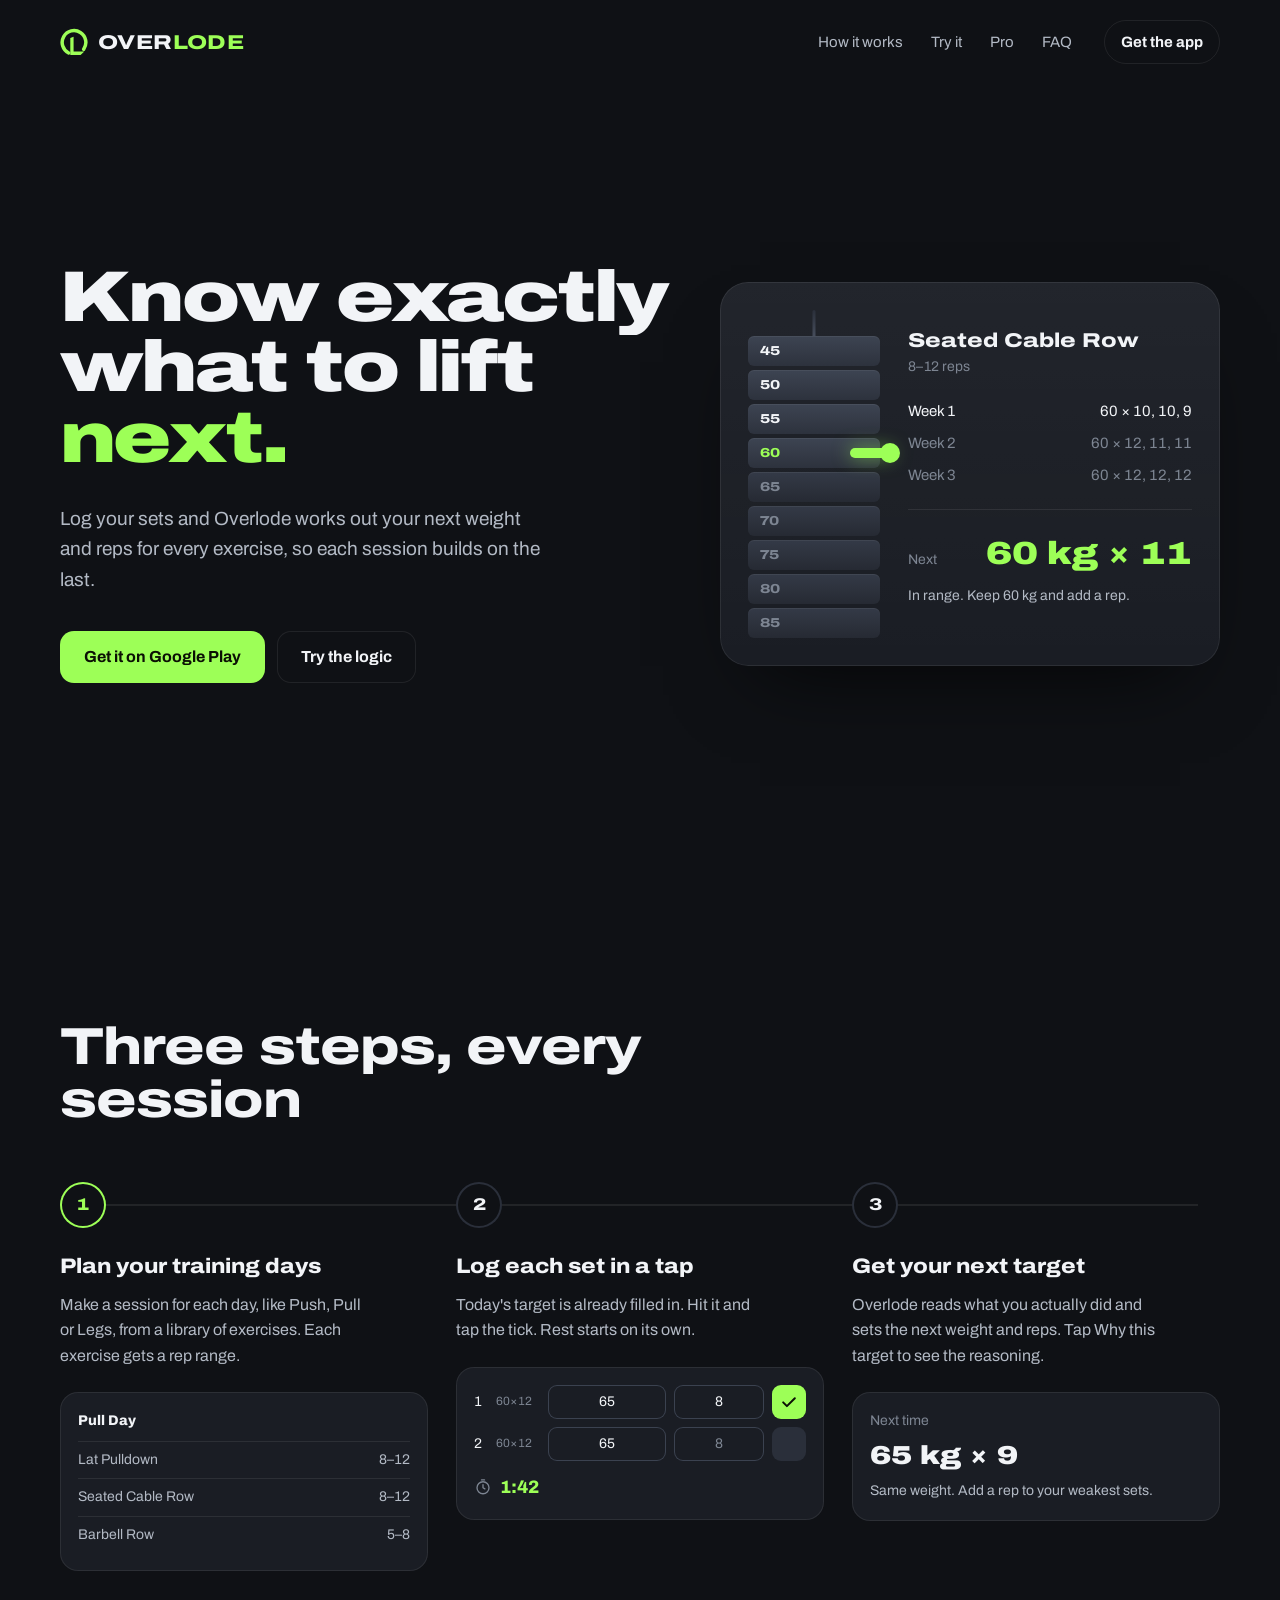
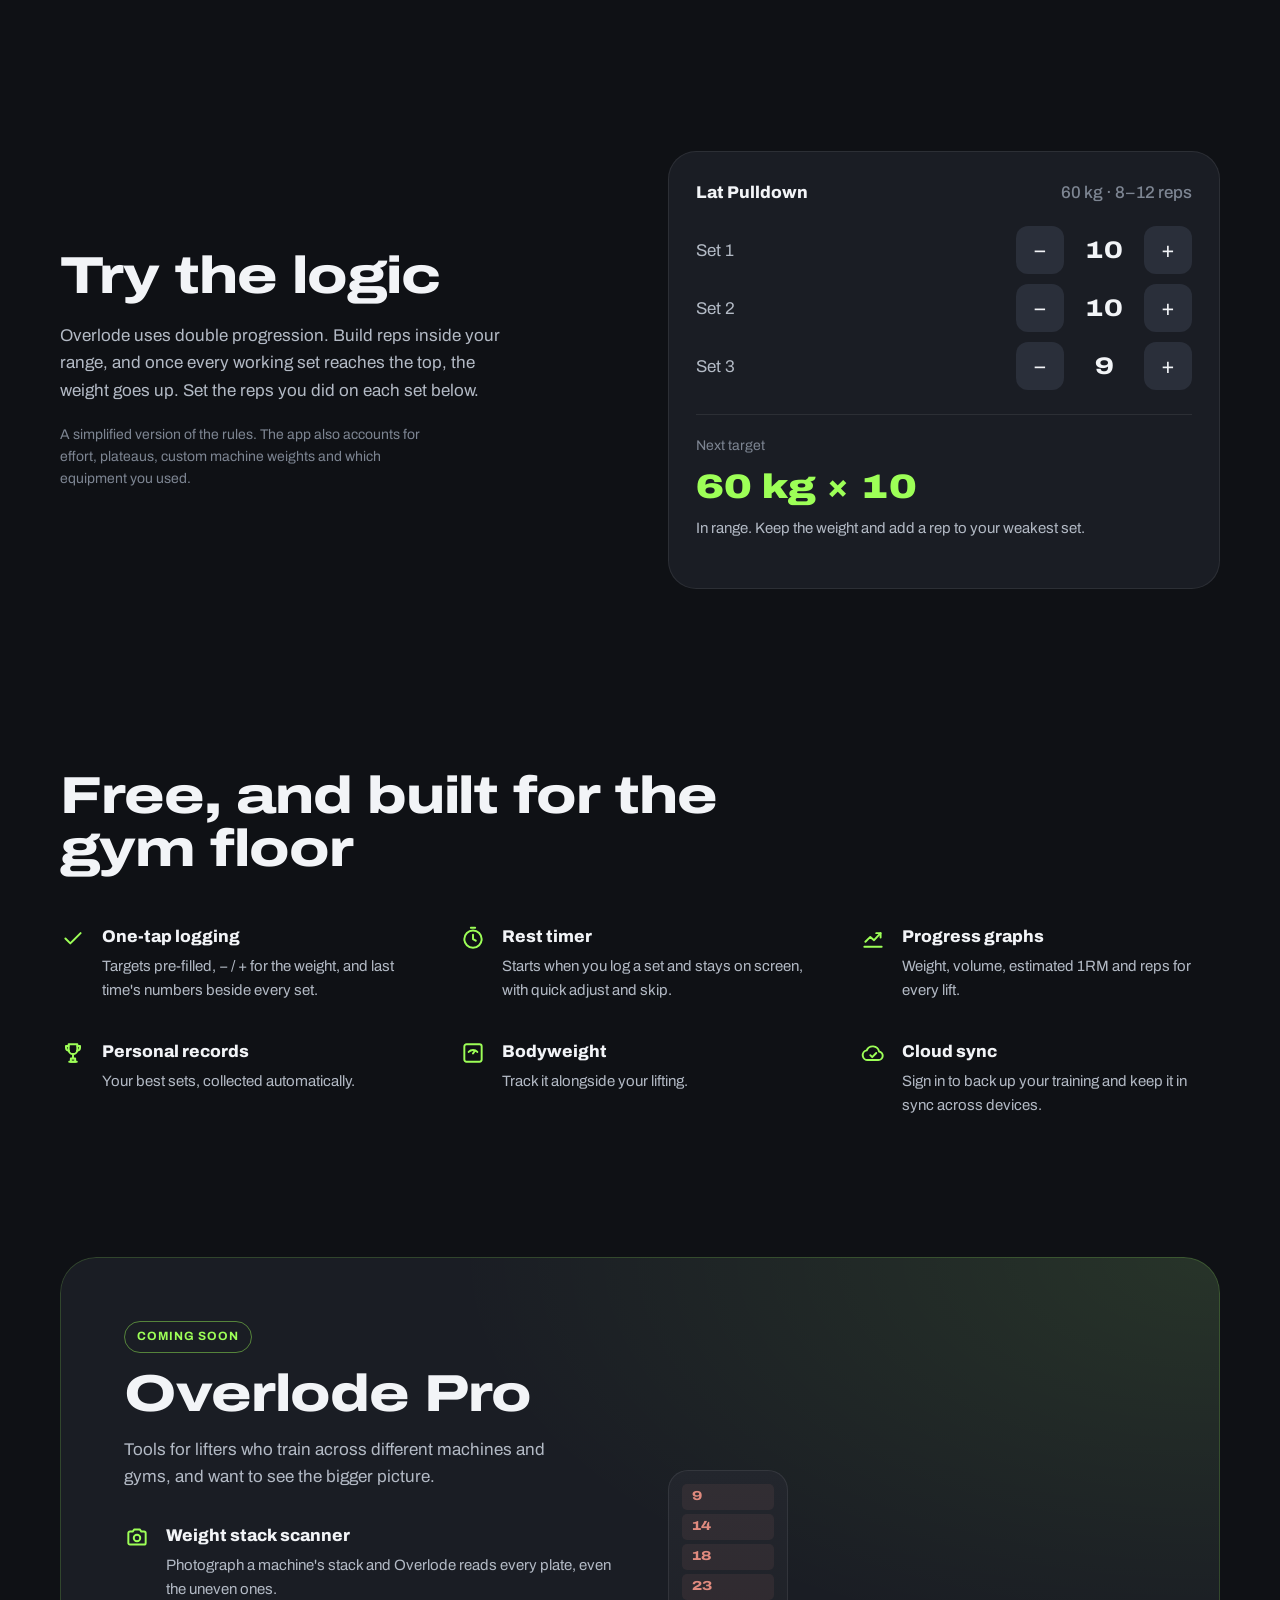
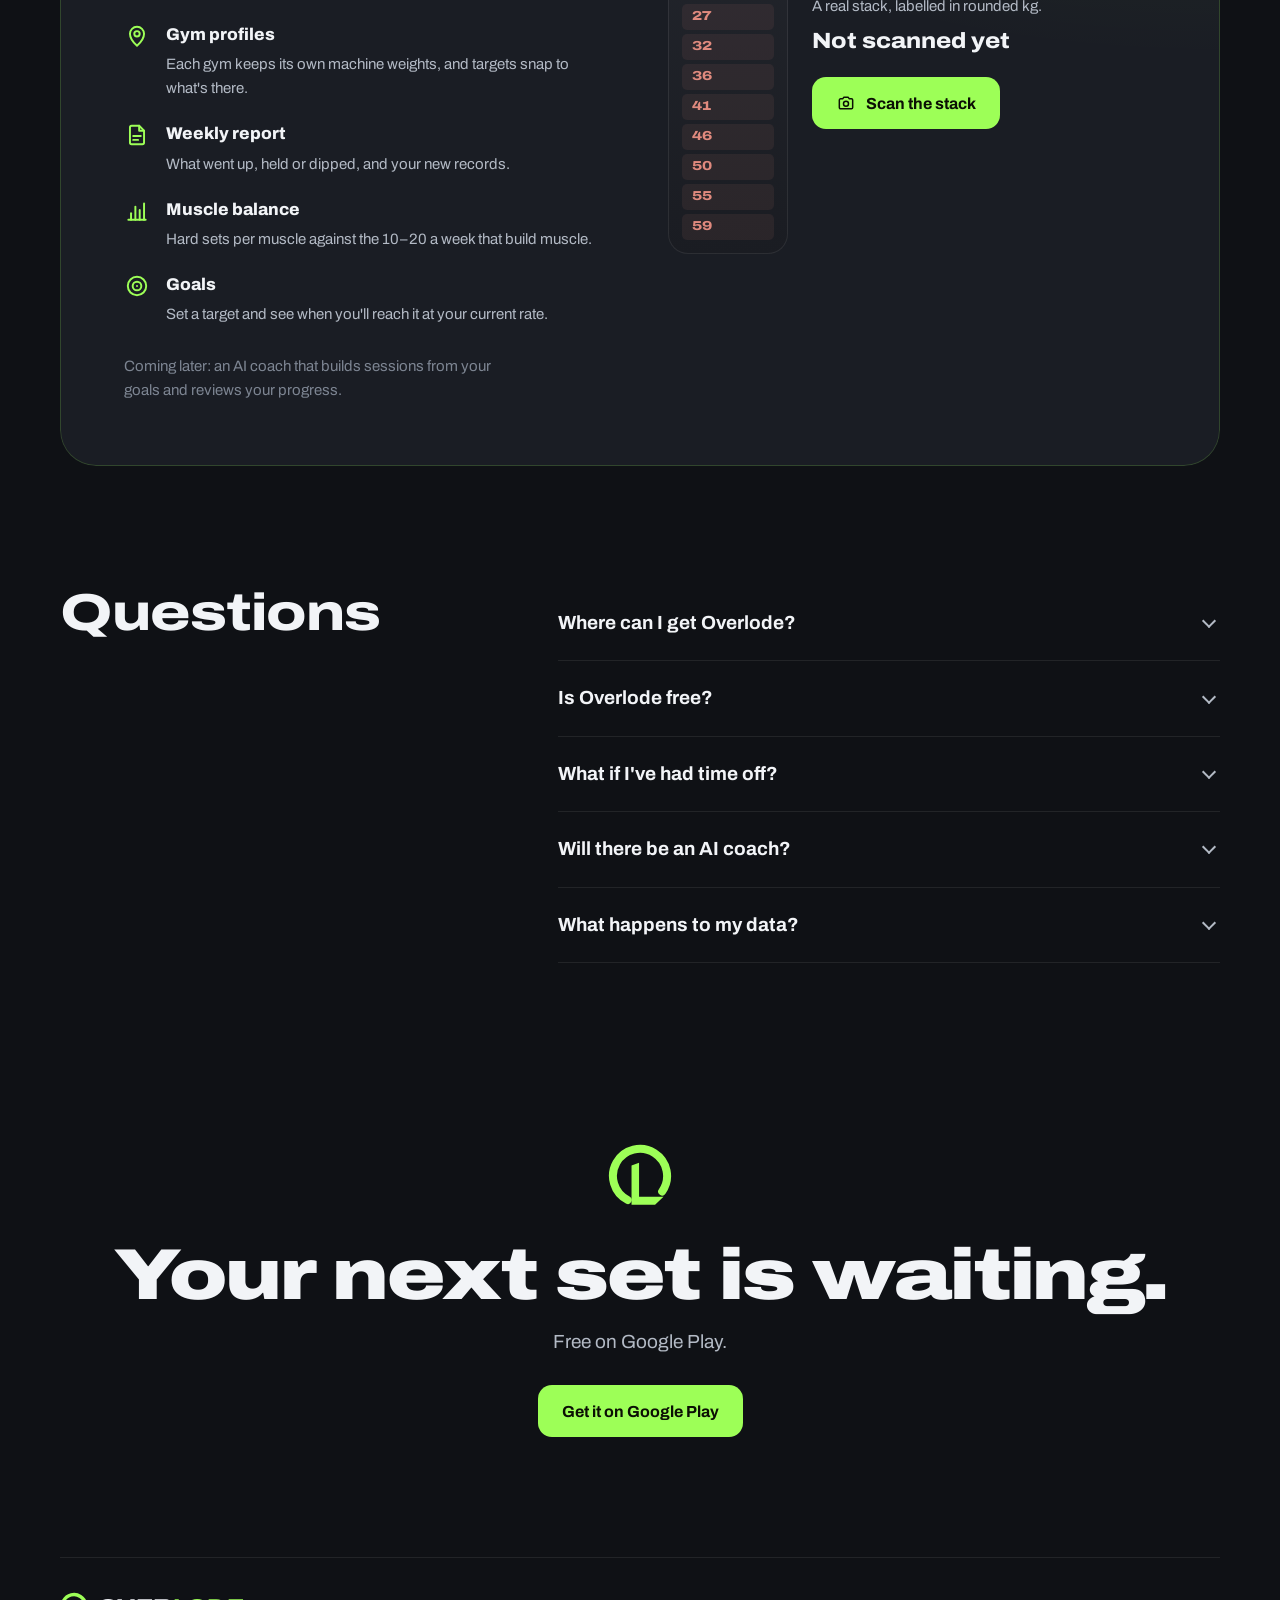
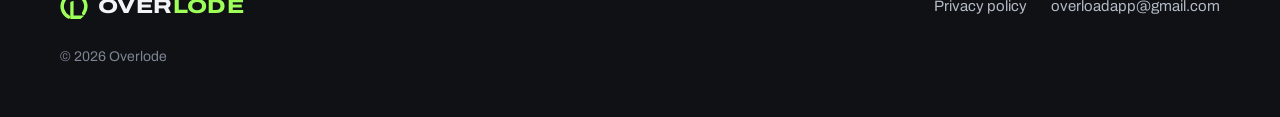
<file: index.html>
<!DOCTYPE html>
<html lang="en">
<head>
  <meta charset="UTF-8" />
  <meta name="viewport" content="width=device-width, initial-scale=1.0" />
  <title>Overlode | Progressive overload workout tracker</title>
  <meta name="description" content="Overlode tells you what to lift next. Log your sets and it works out your next weight and reps for every exercise. Free workout tracking and cloud sync, with Overlode Pro coming soon." />
  <meta name="theme-color" content="#0F1115" />
  <link rel="icon" href="overlode-logo.png" />
  <link rel="preconnect" href="https://fonts.googleapis.com" />
  <link rel="preconnect" href="https://fonts.gstatic.com" crossorigin />
  <link href="https://fonts.googleapis.com/css2?family=Archivo:wdth,wght@62..125,400..900&display=swap" rel="stylesheet" />
  <link rel="stylesheet" href="style.css?v=6" />
  <script>document.documentElement.classList.add("js-motion")</script>
  <script src="script.js?v=4" defer></script>
</head>

<body>
  <!-- Icons: the same line set as the app -->
  <svg width="0" height="0" style="position:absolute" aria-hidden="true">
    <defs>
      <symbol id="mark" viewBox="0 0 136 136">
        <path d="M115.1 103A57.5 57.5 0 1 0 41.9 121.2" fill="none" stroke="currentColor" stroke-width="17" />
        <path d="M50 48L66 42V114H118L100 131H50Z" fill="currentColor" />
      </symbol>
      <symbol id="i-check" viewBox="0 0 24 24"><path d="M5 12.5l4.5 4.5L19 7.5" /></symbol>
      <symbol id="i-timer" viewBox="0 0 24 24"><path d="M12 21a8 8 0 1 0 0-16 8 8 0 0 0 0 16z" /><path d="M12 9v4l2.5 1.5" /><path d="M10 2.5h4" /></symbol>
      <symbol id="i-progress" viewBox="0 0 24 24"><path d="M4 20h16" /><path d="M5 15.5l4.5-4.5 3.5 3L19 7.5" /><path d="M15 7.5h4v4" /></symbol>
      <symbol id="i-history" viewBox="0 0 24 24"><path d="M4.6 13A7.5 7.5 0 1 0 6.3 7" /><path d="M4.5 4.5V8H8" /><path d="M12 8.5V12l2.5 2" /></symbol>
      <symbol id="i-trophy" viewBox="0 0 24 24"><path d="M8 4h8v5a4 4 0 0 1-8 0V4z" /><path d="M16 5.5h2.5V7a3 3 0 0 1-2.8 3" /><path d="M8 5.5H5.5V7a3 3 0 0 0 2.8 3" /><path d="M12 13v4" /><path d="M8.5 20h7" /><path d="M10 17h4v3h-4z" /></symbol>
      <symbol id="i-scale" viewBox="0 0 24 24"><path d="M6 4h12a2 2 0 0 1 2 2v12a2 2 0 0 1-2 2H6a2 2 0 0 1-2-2V6a2 2 0 0 1 2-2z" /><path d="M8 11a5.5 5.5 0 0 1 8 0" /><path d="M12 12.5l1.8-2.6" /></symbol>
      <symbol id="i-cloud" viewBox="0 0 24 24"><path d="M7.5 18.5h9.5a4 4 0 0 0 .6-7.95A6 6 0 0 0 6.2 9.6 4.5 4.5 0 0 0 7.5 18.5z" /><path d="M9.5 14l1.8 1.8L15 12" /></symbol>
      <symbol id="i-dumbbell" viewBox="0 0 24 24"><path d="M6.5 7v10" /><path d="M17.5 7v10" /><path d="M3.5 9.5v5" /><path d="M20.5 9.5v5" /><path d="M6.5 12h11" /></symbol>
      <symbol id="i-camera" viewBox="0 0 24 24"><path d="M4 8.5A1.5 1.5 0 0 1 5.5 7H8l1.5-2h5L16 7h2.5A1.5 1.5 0 0 1 20 8.5v9a1.5 1.5 0 0 1-1.5 1.5h-13A1.5 1.5 0 0 1 4 17.5z" /><path d="M12 16a3 3 0 1 0 0-6 3 3 0 0 0 0 6z" /></symbol>
      <symbol id="i-pin" viewBox="0 0 24 24"><path d="M12 21s-6.5-5.6-6.5-11a6.5 6.5 0 0 1 13 0c0 5.4-6.5 11-6.5 11z" /><path d="M12 12.5a2.5 2.5 0 1 0 0-5 2.5 2.5 0 0 0 0 5z" /></symbol>
      <symbol id="i-report" viewBox="0 0 24 24"><path d="M7 3.5h7l4.5 4.5v11a1.5 1.5 0 0 1-1.5 1.5H7A1.5 1.5 0 0 1 5.5 19V5A1.5 1.5 0 0 1 7 3.5z" /><path d="M14 3.5V8h4.5" /><path d="M8.5 13h7" /><path d="M8.5 16.5h4.5" /></symbol>
      <symbol id="i-bars" viewBox="0 0 24 24"><path d="M4 20h16" /><path d="M6.5 20v-6" /><path d="M10.5 20V8" /><path d="M14.5 20v-9" /><path d="M18.5 20V5" /></symbol>
      <symbol id="i-target" viewBox="0 0 24 24"><path d="M12 20.5a8.5 8.5 0 1 0 0-17 8.5 8.5 0 0 0 0 17z" /><path d="M12 16a4 4 0 1 0 0-8 4 4 0 0 0 0 8z" /><path d="M12 12h.01" /></symbol>
    </defs>
  </svg>

  <header class="nav" data-nav>
    <a href="#top" class="brand" aria-label="Overlode home">
      <svg class="brand-mark" aria-hidden="true"><use href="#mark" /></svg>
      <span class="brand-word">OVER<span>LODE</span></span>
    </a>
    <nav class="nav-links" aria-label="Sections">
      <a href="#how">How it works</a>
      <a href="#try">Try it</a>
      <a href="#pro">Pro</a>
      <a href="#faq">FAQ</a>
    </nav>
    <a class="nav-cta" href="https://play.google.com/store/apps/details?id=com.overlode.app">Get the app</a>
  </header>

  <main id="top">
    <!-- Hero: the weight stack is the signature -->
    <section class="hero">
      <div class="hero-copy">
        <h1 class="hero-title">
          <span class="line"><span>Know exactly</span></span>
          <span class="line"><span>what to lift</span></span>
          <span class="line"><span>next.</span></span>
        </h1>
        <p class="hero-sub">
          Log your sets and Overlode works out your next weight and reps for every exercise,
          so each session builds on the last.
        </p>
        <div class="hero-actions">
          <a class="button button-primary" href="https://play.google.com/store/apps/details?id=com.overlode.app">Get it on Google Play</a>
          <a class="button button-quiet" href="#try">Try the logic</a>
        </div>
      </div>

      <figure class="stack" data-stack aria-label="Example: three weeks of Seated Cable Row at 60 kg. After hitting 12 reps on every set, Overlode moves the target to 65 kg for 8 reps.">
        <div class="stack-machine" aria-hidden="true">
          <div class="stack-cable"></div>
          <ol class="stack-plates" data-plates>
            <li data-kg="45"><span>45</span></li>
            <li data-kg="50"><span>50</span></li>
            <li data-kg="55"><span>55</span></li>
            <li data-kg="60"><span>60</span></li>
            <li data-kg="65"><span>65</span></li>
            <li data-kg="70"><span>70</span></li>
            <li data-kg="75"><span>75</span></li>
            <li data-kg="80"><span>80</span></li>
            <li data-kg="85"><span>85</span></li>
          </ol>
          <div class="stack-pin" data-pin></div>
        </div>
        <figcaption class="stack-log" aria-hidden="true">
          <p class="log-exercise">Seated Cable Row</p>
          <p class="log-range">8–12 reps</p>
          <ol class="log-weeks" data-weeks>
            <li><span class="log-week">Week 1</span><span class="log-sets">60 × 10, 10, 9</span></li>
            <li><span class="log-week">Week 2</span><span class="log-sets">60 × 12, 11, 11</span></li>
            <li><span class="log-week">Week 3</span><span class="log-sets">60 × 12, 12, 12</span></li>
          </ol>
          <div class="log-next">
            <span class="log-next-label">Next</span>
            <span class="log-next-value" data-next>60 kg × 11</span>
          </div>
          <p class="log-note" data-note>In range. Keep 60 kg and add a rep.</p>
        </figcaption>
      </figure>
    </section>

    <!-- How it works: a real sequence -->
    <section id="how" class="how">
      <h2 class="section-title">Three steps, every session</h2>
      <ol class="steps" data-steps>
        <li class="step">
          <span class="step-number">1</span>
          <h3>Plan your training days</h3>
          <p>Make a session for each day, like Push, Pull or Legs, from a library of exercises. Each exercise gets a rep range.</p>
          <div class="mini mini-session" aria-hidden="true">
            <p class="mini-title">Pull Day</p>
            <p class="mini-row"><span>Lat Pulldown</span><span>8–12</span></p>
            <p class="mini-row"><span>Seated Cable Row</span><span>8–12</span></p>
            <p class="mini-row"><span>Barbell Row</span><span>5–8</span></p>
          </div>
        </li>
        <li class="step">
          <span class="step-number">2</span>
          <h3>Log each set in a tap</h3>
          <p>Today's target is already filled in. Hit it and tap the tick. Rest starts on its own.</p>
          <div class="mini mini-sets" aria-hidden="true">
            <p class="mini-set done"><span>1</span><span class="mini-last">60×12</span><span class="mini-box">65</span><span class="mini-box">8</span><svg class="mini-tick"><use href="#i-check" /></svg></p>
            <p class="mini-set"><span>2</span><span class="mini-last">60×12</span><span class="mini-box">65</span><span class="mini-box dim">8</span><span class="mini-tick-empty"></span></p>
            <p class="mini-rest"><svg><use href="#i-timer" /></svg><span>1:42</span></p>
          </div>
        </li>
        <li class="step">
          <span class="step-number">3</span>
          <h3>Get your next target</h3>
          <p>Overlode reads what you actually did and sets the next weight and reps. Tap Why this target to see the reasoning.</p>
          <div class="mini mini-target" aria-hidden="true">
            <p class="mini-label">Next time</p>
            <p class="mini-big">65 kg × 9</p>
            <p class="mini-why">Same weight. Add a rep to your weakest sets.</p>
          </div>
        </li>
      </ol>
    </section>

    <!-- Interactive: the progression rule -->
    <section id="try" class="try">
      <div class="try-copy">
        <h2 class="section-title">Try the logic</h2>
        <p>
          Overlode uses double progression. Build reps inside your range, and once every working set
          reaches the top, the weight goes up. Set the reps you did on each set below.
        </p>
        <p class="try-small">A simplified version of the rules. The app also accounts for effort, plateaus, custom machine weights and which equipment you used.</p>
      </div>

      <div class="try-panel" data-try>
        <div class="try-head">
          <span>Lat Pulldown</span>
          <span>60 kg · 8–12 reps</span>
        </div>
        <div class="try-sets">
          <div class="try-set" data-set>
            <span class="try-set-label">Set 1</span>
            <button class="step-btn" type="button" data-dec aria-label="Fewer reps on set 1">−</button>
            <output class="try-reps" data-reps aria-live="polite">10</output>
            <button class="step-btn" type="button" data-inc aria-label="More reps on set 1">+</button>
          </div>
          <div class="try-set" data-set>
            <span class="try-set-label">Set 2</span>
            <button class="step-btn" type="button" data-dec aria-label="Fewer reps on set 2">−</button>
            <output class="try-reps" data-reps aria-live="polite">10</output>
            <button class="step-btn" type="button" data-inc aria-label="More reps on set 2">+</button>
          </div>
          <div class="try-set" data-set>
            <span class="try-set-label">Set 3</span>
            <button class="step-btn" type="button" data-dec aria-label="Fewer reps on set 3">−</button>
            <output class="try-reps" data-reps aria-live="polite">9</output>
            <button class="step-btn" type="button" data-inc aria-label="More reps on set 3">+</button>
          </div>
        </div>
        <div class="try-result" aria-live="polite">
          <span class="try-result-label">Next target</span>
          <span class="try-result-value" data-result>60 kg × 10</span>
          <span class="try-result-why" data-why>In range. Keep 60 kg and add a rep to your weakest set.</span>
        </div>
      </div>
    </section>

    <!-- Free features: a list, not a card grid -->
    <section class="free">
      <h2 class="section-title">Free, and built for the gym floor</h2>
      <ul class="free-list">
        <li><svg><use href="#i-check" /></svg><div><h3>One-tap logging</h3><p>Targets pre-filled, − / + for the weight, and last time's numbers beside every set.</p></div></li>
        <li><svg><use href="#i-timer" /></svg><div><h3>Rest timer</h3><p>Starts when you log a set and stays on screen, with quick adjust and skip.</p></div></li>
        <li><svg><use href="#i-progress" /></svg><div><h3>Progress graphs</h3><p>Weight, volume, estimated 1RM and reps for every lift.</p></div></li>
        <li><svg><use href="#i-trophy" /></svg><div><h3>Personal records</h3><p>Your best sets, collected automatically.</p></div></li>
        <li><svg><use href="#i-scale" /></svg><div><h3>Bodyweight</h3><p>Track it alongside your lifting.</p></div></li>
        <li><svg><use href="#i-cloud" /></svg><div><h3>Cloud sync</h3><p>Sign in to back up your training and keep it in sync across devices.</p></div></li>
      </ul>
    </section>

    <!-- Pro, with the scanner as its demo -->
    <section id="pro" class="pro">
      <div class="pro-copy">
        <span class="soon-tag">Coming soon</span>
        <h2 class="section-title">Overlode Pro</h2>
        <p>Tools for lifters who train across different machines and gyms, and want to see the bigger picture.</p>
        <ul class="pro-list">
          <li><svg><use href="#i-camera" /></svg><div><h3>Weight stack scanner</h3><p>Photograph a machine's stack and Overlode reads every plate, even the uneven ones.</p></div></li>
          <li><svg><use href="#i-pin" /></svg><div><h3>Gym profiles</h3><p>Each gym keeps its own machine weights, and targets snap to what's there.</p></div></li>
          <li><svg><use href="#i-report" /></svg><div><h3>Weekly report</h3><p>What went up, held or dipped, and your new records.</p></div></li>
          <li><svg><use href="#i-bars" /></svg><div><h3>Muscle balance</h3><p>Hard sets per muscle against the 10–20 a week that build muscle.</p></div></li>
          <li><svg><use href="#i-target" /></svg><div><h3>Goals</h3><p>Set a target and see when you'll reach it at your current rate.</p></div></li>
        </ul>
        <p class="pro-next">Coming later: an AI coach that builds sessions from your goals and reviews your progress.</p>
      </div>

      <div class="scan" data-scan>
        <div class="scan-photo" aria-hidden="true">
          <ol class="scan-labels" data-scan-labels>
            <li>9</li><li>14</li><li>18</li><li>23</li><li>27</li><li>32</li><li>36</li><li>41</li><li>46</li><li>50</li><li>55</li><li>59</li>
          </ol>
          <div class="scan-line" data-scan-line></div>
        </div>
        <div class="scan-result">
          <p class="scan-status" data-scan-status aria-live="polite">A real stack, labelled in rounded kg.</p>
          <p class="scan-summary" data-scan-summary>9–59 kg · about 4.5 kg steps · 12 weights</p>
          <button class="button button-primary scan-button" type="button" data-scan-button>
            <svg aria-hidden="true"><use href="#i-camera" /></svg>
            Scan the stack
          </button>
        </div>
      </div>
    </section>

    <section id="faq" class="faq">
      <h2 class="section-title">Questions</h2>
      <div class="faq-list" data-faq>
        <details>
          <summary>Where can I get Overlode?</summary>
          <div class="faq-body"><p>Overlode is on Google Play for Android. An iPhone version isn't available yet.</p></div>
        </details>
        <details>
          <summary>Is Overlode free?</summary>
          <div class="faq-body"><p>Yes. Logging, progression targets, history, graphs and cloud sync are free. Overlode Pro, coming soon, will add the weight stack scanner, gym profiles and weekly insights.</p></div>
        </details>
        <details>
          <summary>What if I've had time off?</summary>
          <div class="faq-body"><p>Tap Been away? on a session and enter how many weeks it's been. Overlode eases your targets to suit, and builds back from there.</p></div>
        </details>
        <details>
          <summary>Will there be an AI coach?</summary>
          <div class="faq-body"><p>Yes, as a future Pro feature. Tell it your goals and it builds your sessions and reviews your progress.</p></div>
        </details>
        <details>
          <summary>What happens to my data?</summary>
          <div class="faq-body"><p>Your training is stored on your phone, and copied to your account only if you sign in. There are no ads and your data is never sold. Read the <a href="privacy.html">privacy policy</a>.</p></div>
        </details>
      </div>
    </section>

    <section id="get" class="get">
      <svg class="get-mark" aria-hidden="true"><use href="#mark" /></svg>
      <h2>Your next set is waiting.</h2>
      <p>Free on Google Play.</p>
      <a class="button button-primary get-button" href="https://play.google.com/store/apps/details?id=com.overlode.app">Get it on Google Play</a>
    </section>
  </main>

  <footer class="footer">
    <a href="#top" class="brand" aria-label="Back to top">
      <svg class="brand-mark" aria-hidden="true"><use href="#mark" /></svg>
      <span class="brand-word">OVER<span>LODE</span></span>
    </a>
    <nav class="footer-links" aria-label="Footer">
      <a href="privacy.html">Privacy policy</a>
      <a href="mailto:overloadapp@gmail.com">overloadapp@gmail.com</a>
    </nav>
    <p class="footer-note">© 2026 Overlode</p>
  </footer>
</body>
</html>
</file>
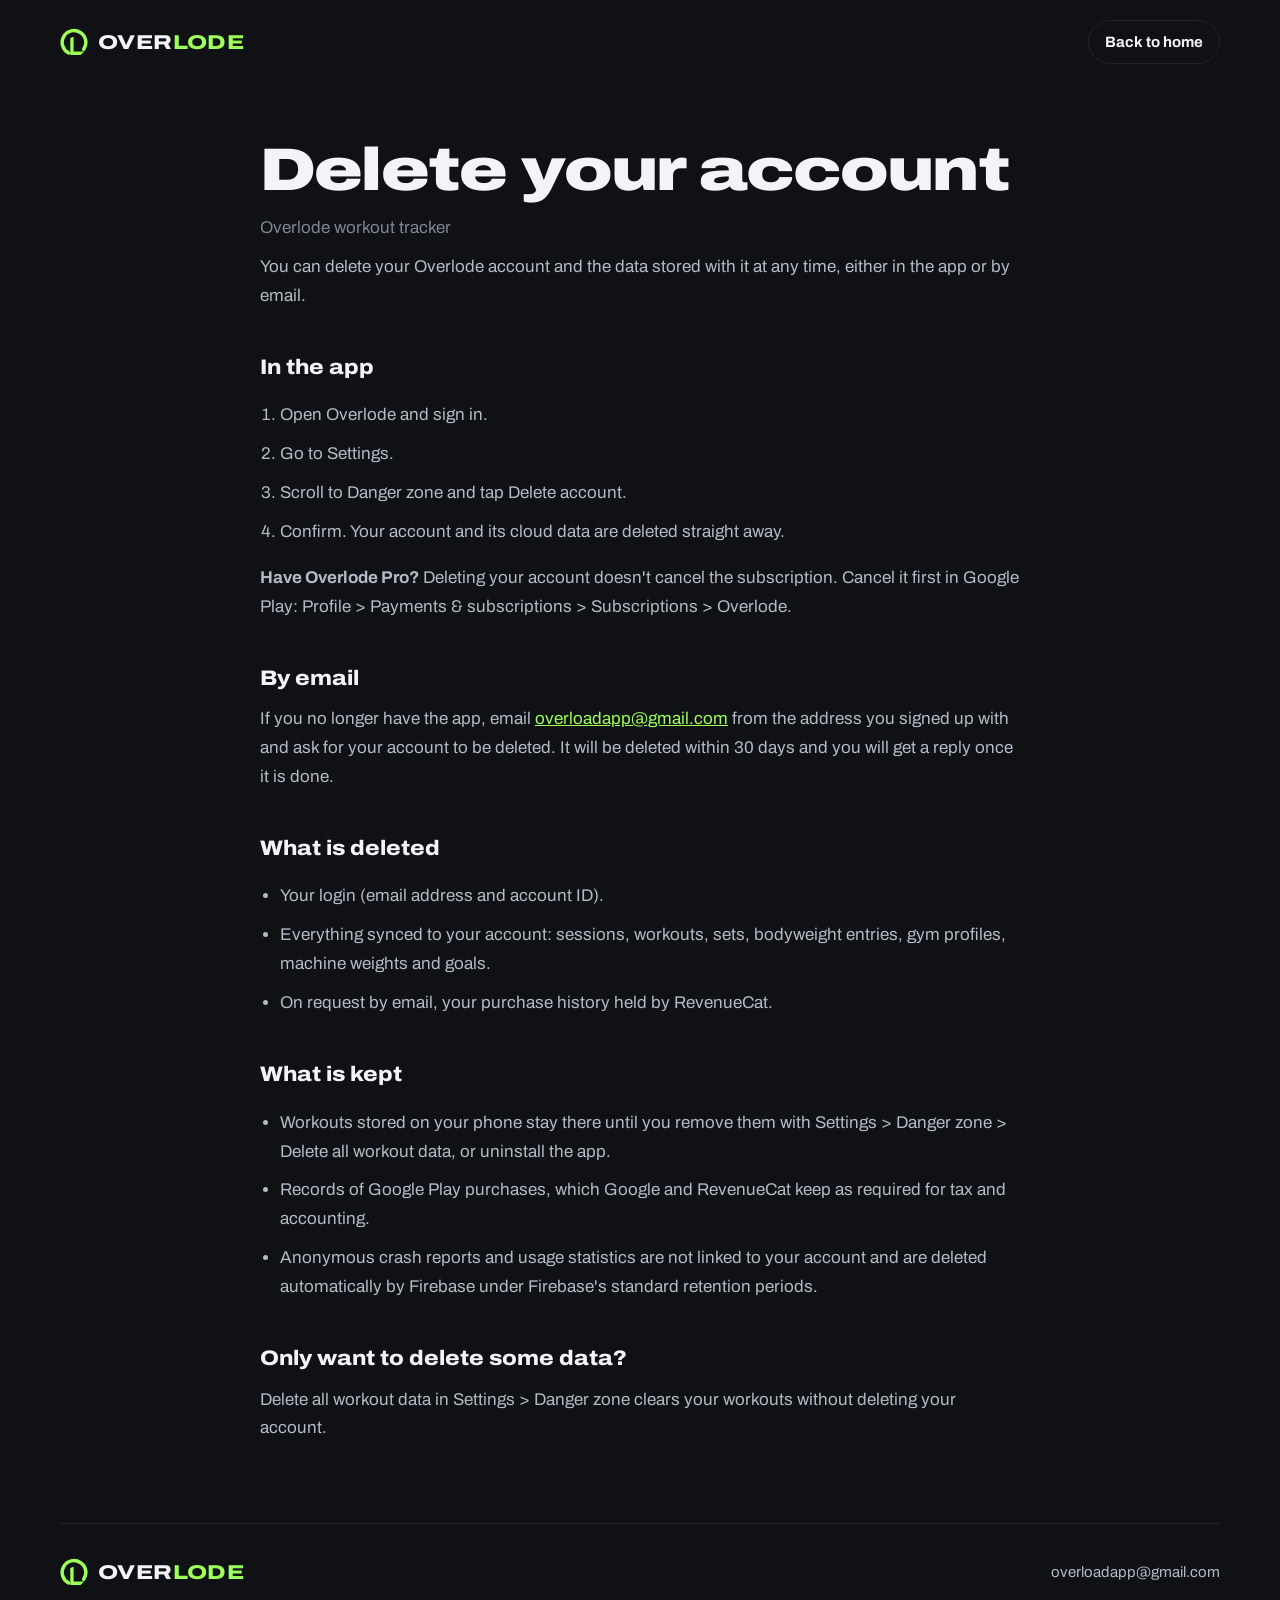
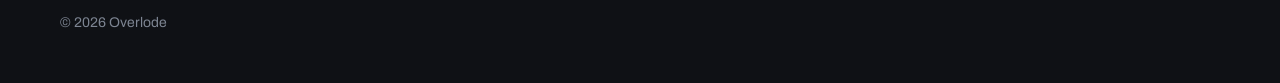
<file: delete-account.html>
<!DOCTYPE html>
<html lang="en">
<head>
  <meta charset="UTF-8" />
  <meta name="viewport" content="width=device-width, initial-scale=1.0" />
  <title>Delete your account | Overlode</title>
  <meta name="description" content="How to delete your Overlode account and the data stored with it." />
  <meta name="theme-color" content="#0F1115" />
  <link rel="icon" href="overlode-logo.png" />
  <link rel="preconnect" href="https://fonts.googleapis.com" />
  <link rel="preconnect" href="https://fonts.gstatic.com" crossorigin />
  <link href="https://fonts.googleapis.com/css2?family=Archivo:wdth,wght@62..125,400..900&display=swap" rel="stylesheet" />
  <link rel="stylesheet" href="style.css?v=5" />
  <script>document.documentElement.classList.add("js-motion")</script>
  <script src="script.js?v=4" defer></script>
</head>

<body>
  <svg width="0" height="0" style="position:absolute" aria-hidden="true">
    <defs>
      <symbol id="mark" viewBox="0 0 136 136">
        <path d="M115.1 103A57.5 57.5 0 1 0 41.9 121.2" fill="none" stroke="currentColor" stroke-width="17" />
        <path d="M50 48L66 42V114H118L100 131H50Z" fill="currentColor" />
      </symbol>
    </defs>
  </svg>

  <header class="nav" data-nav>
    <a href="index.html" class="brand" aria-label="Overlode home">
      <svg class="brand-mark" aria-hidden="true"><use href="#mark" /></svg>
      <span class="brand-word">OVER<span>LODE</span></span>
    </a>
    <a class="nav-cta" href="index.html">Back to home</a>
  </header>

  <main class="legal">
    <h1>Delete your account</h1>
    <p class="updated">Overlode workout tracker</p>
    <p>You can delete your Overlode account and the data stored with it at any time, either in the app or by email.</p>
    <h2>In the app</h2>
    <ol>
    <li>Open Overlode and sign in.</li>
    <li>Go to Settings.</li>
    <li>Scroll to Danger zone and tap Delete account.</li>
    <li>Confirm. Your account and its cloud data are deleted straight away.</li>
    </ol>
    <p><strong>Have Overlode Pro?</strong> Deleting your account doesn&#x27;t cancel the subscription. Cancel it first in Google Play: Profile &gt; Payments &amp; subscriptions &gt; Subscriptions &gt; Overlode.</p>
    <h2>By email</h2>
    <p>If you no longer have the app, email <a href="mailto:overloadapp@gmail.com?subject=Delete%20my%20Overlode%20account">overloadapp@gmail.com</a> from the address you signed up with and ask for your account to be deleted. It will be deleted within 30 days and you will get a reply once it is done.</p>
    <h2>What is deleted</h2>
    <ul>
    <li>Your login (email address and account ID).</li>
    <li>Everything synced to your account: sessions, workouts, sets, bodyweight entries, gym profiles, machine weights and goals.</li>
    <li>On request by email, your purchase history held by RevenueCat.</li>
    </ul>
    <h2>What is kept</h2>
    <ul>
    <li>Workouts stored on your phone stay there until you remove them with Settings &gt; Danger zone &gt; Delete all workout data, or uninstall the app.</li>
    <li>Records of Google Play purchases, which Google and RevenueCat keep as required for tax and accounting.</li>
    <li>Anonymous crash reports and usage statistics are not linked to your account and are deleted automatically by Firebase under Firebase&#x27;s standard retention periods.</li>
    </ul>
    <h2>Only want to delete some data?</h2>
    <p>Delete all workout data in Settings &gt; Danger zone clears your workouts without deleting your account.</p>
  </main>

  <footer class="footer">
    <a href="index.html" class="brand" aria-label="Overlode home">
      <svg class="brand-mark" aria-hidden="true"><use href="#mark" /></svg>
      <span class="brand-word">OVER<span>LODE</span></span>
    </a>
    <nav class="footer-links" aria-label="Footer">
      <a href="mailto:overloadapp@gmail.com">overloadapp@gmail.com</a>
    </nav>
    <p class="footer-note">© 2026 Overlode</p>
  </footer>
</body>
</html>
</file>
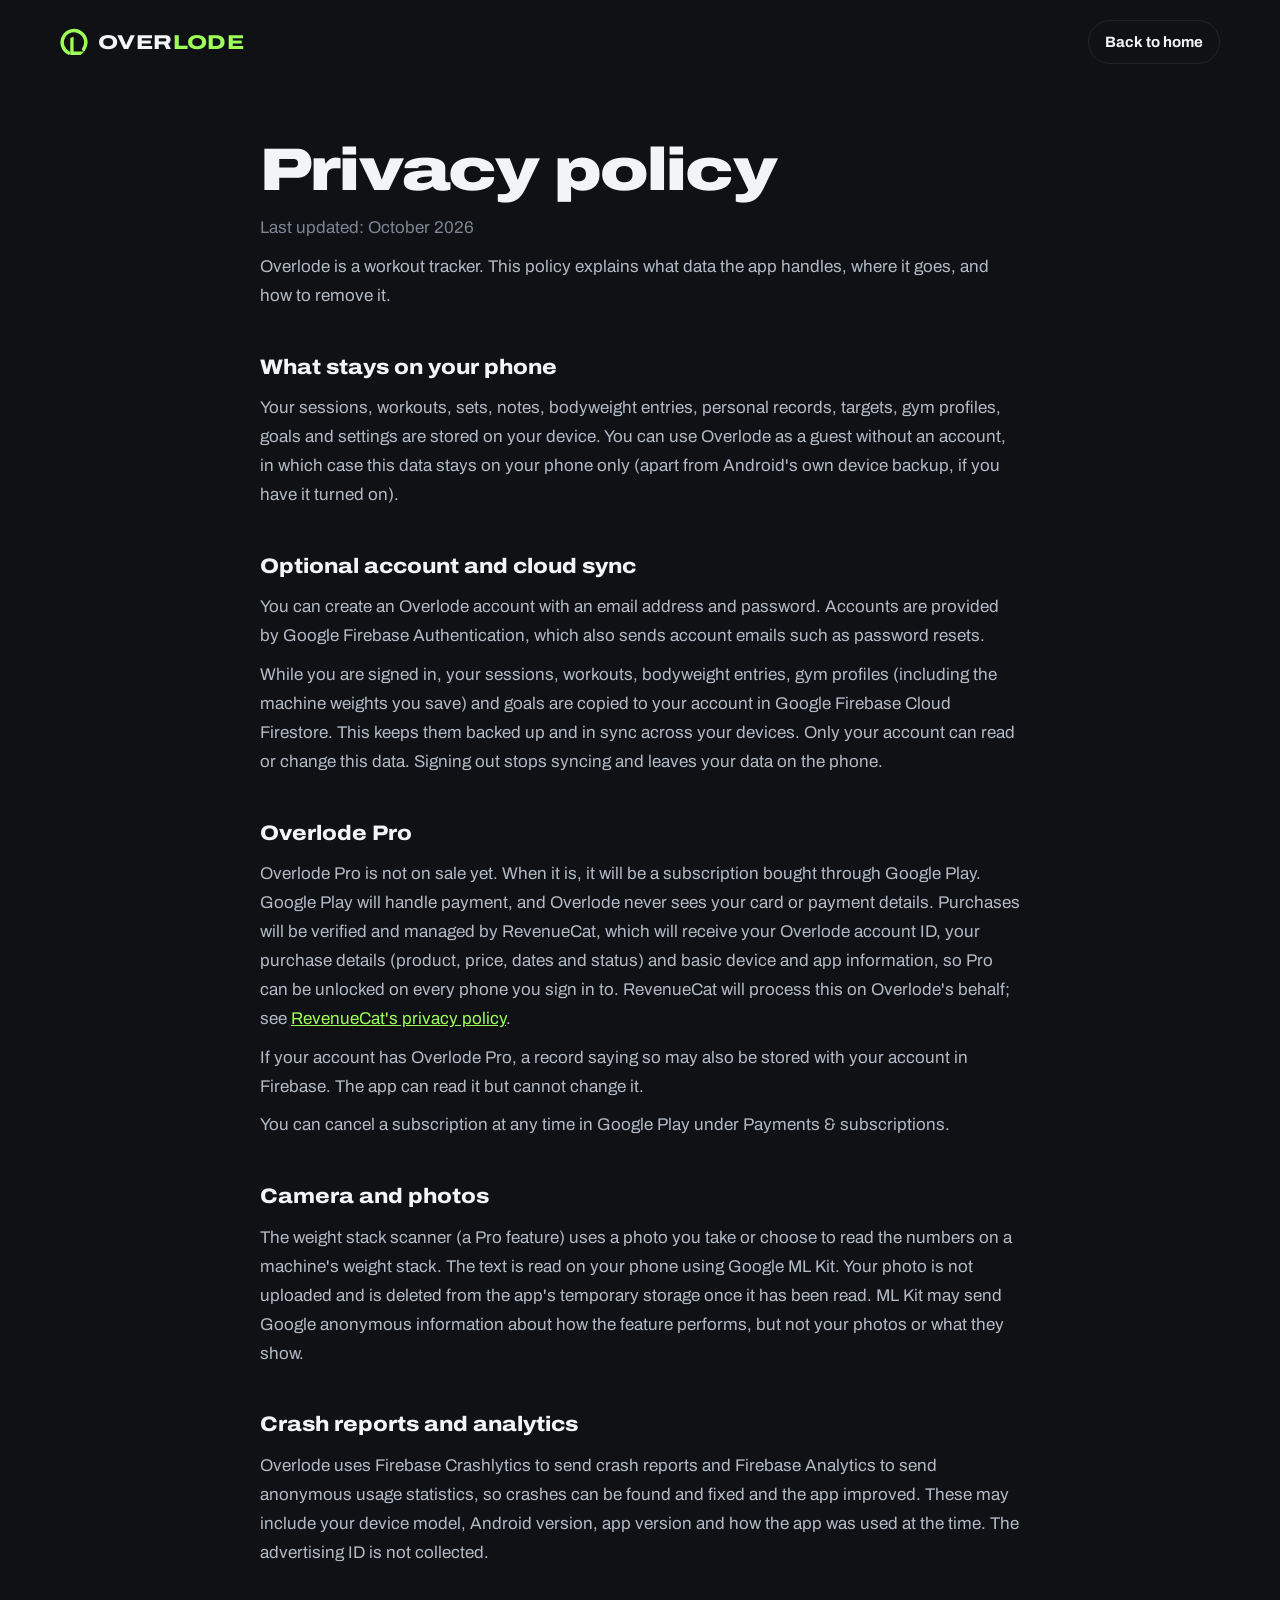
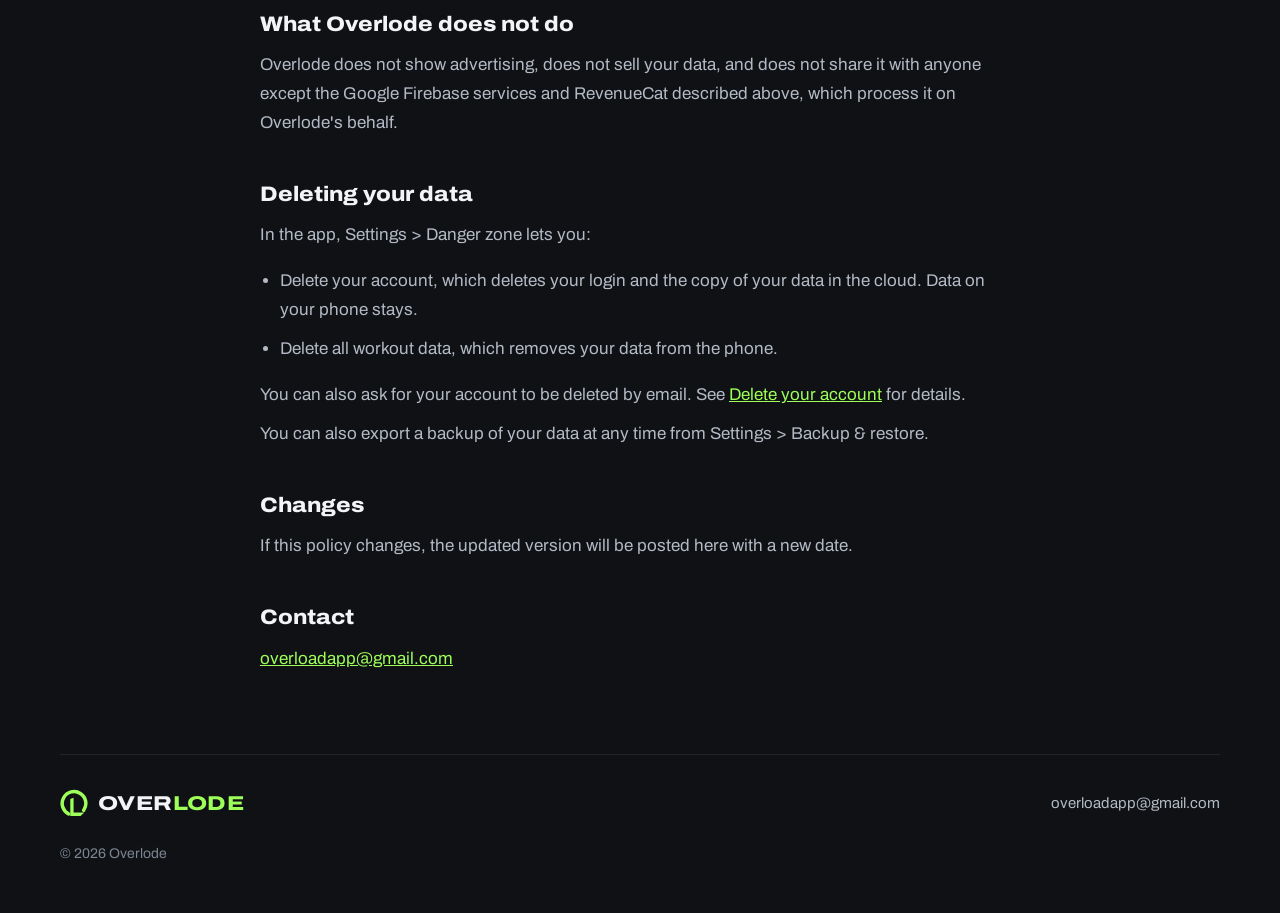
<file: privacy.html>
<!DOCTYPE html>
<html lang="en">
<head>
  <meta charset="UTF-8" />
  <meta name="viewport" content="width=device-width, initial-scale=1.0" />
  <title>Privacy policy | Overlode</title>
  <meta name="description" content="How the Overlode workout tracker handles your data." />
  <meta name="theme-color" content="#0F1115" />
  <link rel="icon" href="overlode-logo.png" />
  <link rel="preconnect" href="https://fonts.googleapis.com" />
  <link rel="preconnect" href="https://fonts.gstatic.com" crossorigin />
  <link href="https://fonts.googleapis.com/css2?family=Archivo:wdth,wght@62..125,400..900&display=swap" rel="stylesheet" />
  <link rel="stylesheet" href="style.css?v=3" />
  <script>document.documentElement.classList.add("js-motion")</script>
  <script src="script.js?v=4" defer></script>
</head>

<body>
  <svg width="0" height="0" style="position:absolute" aria-hidden="true">
    <defs>
      <symbol id="mark" viewBox="0 0 136 136">
        <path d="M115.1 103A57.5 57.5 0 1 0 41.9 121.2" fill="none" stroke="currentColor" stroke-width="17" />
        <path d="M50 48L66 42V114H118L100 131H50Z" fill="currentColor" />
      </symbol>
    </defs>
  </svg>

  <header class="nav" data-nav>
    <a href="index.html" class="brand" aria-label="Overlode home">
      <svg class="brand-mark" aria-hidden="true"><use href="#mark" /></svg>
      <span class="brand-word">OVER<span>LODE</span></span>
    </a>
    <a class="nav-cta" href="index.html">Back to home</a>
  </header>

  <main class="legal">
    <h1>Privacy policy</h1>
    <p class="updated">Last updated: October 2026</p>
    <p>Overlode is a workout tracker. This policy explains what data the app handles, where it goes, and how to remove it.</p>
    <h2>What stays on your phone</h2>
    <p>Your sessions, workouts, sets, notes, bodyweight entries, personal records, targets, gym profiles, goals and settings are stored on your device. You can use Overlode as a guest without an account, in which case this data stays on your phone only (apart from Android&#x27;s own device backup, if you have it turned on).</p>
    <h2>Optional account and cloud sync</h2>
    <p>You can create an Overlode account with an email address and password. Accounts are provided by Google Firebase Authentication, which also sends account emails such as password resets.</p>
    <p>While you are signed in, your sessions, workouts, bodyweight entries, gym profiles (including the machine weights you save) and goals are copied to your account in Google Firebase Cloud Firestore. This keeps them backed up and in sync across your devices. Only your account can read or change this data. Signing out stops syncing and leaves your data on the phone.</p>
    <h2>Overlode Pro</h2>
    <p>Overlode Pro is not on sale yet. When it is, it will be a subscription bought through Google Play. Google Play will handle payment, and Overlode never sees your card or payment details. Purchases will be verified and managed by RevenueCat, which will receive your Overlode account ID, your purchase details (product, price, dates and status) and basic device and app information, so Pro can be unlocked on every phone you sign in to. RevenueCat will process this on Overlode&#x27;s behalf; see <a href="https://www.revenuecat.com/privacy">RevenueCat&#x27;s privacy policy</a>.</p>
    <p>If your account has Overlode Pro, a record saying so may also be stored with your account in Firebase. The app can read it but cannot change it.</p>
    <p>You can cancel a subscription at any time in Google Play under Payments &amp; subscriptions.</p>
    <h2>Camera and photos</h2>
    <p>The weight stack scanner (a Pro feature) uses a photo you take or choose to read the numbers on a machine&#x27;s weight stack. The text is read on your phone using Google ML Kit. Your photo is not uploaded and is deleted from the app&#x27;s temporary storage once it has been read. ML Kit may send Google anonymous information about how the feature performs, but not your photos or what they show.</p>
    <h2>Crash reports and analytics</h2>
    <p>Overlode uses Firebase Crashlytics to send crash reports and Firebase Analytics to send anonymous usage statistics, so crashes can be found and fixed and the app improved. These may include your device model, Android version, app version and how the app was used at the time. The advertising ID is not collected.</p>
    <h2>What Overlode does not do</h2>
    <p>Overlode does not show advertising, does not sell your data, and does not share it with anyone except the Google Firebase services and RevenueCat described above, which process it on Overlode&#x27;s behalf.</p>
    <h2>Deleting your data</h2>
    <p>In the app, Settings &gt; Danger zone lets you:</p>
    <ul>
    <li>Delete your account, which deletes your login and the copy of your data in the cloud. Data on your phone stays.</li>
    <li>Delete all workout data, which removes your data from the phone.</li>
    </ul>
    <p>You can also ask for your account to be deleted by email. See <a href="delete-account.html">Delete your account</a> for details.</p>
    <p>You can also export a backup of your data at any time from Settings &gt; Backup &amp; restore.</p>
    <h2>Changes</h2>
    <p>If this policy changes, the updated version will be posted here with a new date.</p>
    <h2>Contact</h2>
    <p><a href="mailto:overloadapp@gmail.com">overloadapp@gmail.com</a></p>
  </main>

  <footer class="footer">
    <a href="index.html" class="brand" aria-label="Overlode home">
      <svg class="brand-mark" aria-hidden="true"><use href="#mark" /></svg>
      <span class="brand-word">OVER<span>LODE</span></span>
    </a>
    <nav class="footer-links" aria-label="Footer">
      <a href="mailto:overloadapp@gmail.com">overloadapp@gmail.com</a>
    </nav>
    <p class="footer-note">© 2026 Overlode</p>
  </footer>
</body>
</html>
</file>
<file: style.css>
/* Overlode website. Colours are the app's own. */
:root {
  --ink: #0f1115;
  --iron: #1a1d24;
  --steel: #2a2f3a;
  --chalk: #f2f4f7;
  --muted: #b3bac5;
  --dim: #7d8592;
  --lime: #9dff57;
  --lime-soft: rgba(157, 255, 87, 0.14);
  --line: rgba(255, 255, 255, 0.08);

  --wide: "wdth" 125;
  --narrow: "wdth" 100;
  --ease: cubic-bezier(0.2, 0.7, 0.1, 1);
  --page: min(1160px, calc(100% - 40px));
}

*,
*::before,
*::after {
  box-sizing: border-box;
}

html {
  scroll-behavior: smooth;
  -webkit-text-size-adjust: 100%;
}

body {
  margin: 0;
  background: var(--ink);
  color: var(--chalk);
  font-family: "Archivo", system-ui, sans-serif;
  font-variation-settings: var(--narrow);
  font-size: 17px;
  line-height: 1.6;
  -webkit-font-smoothing: antialiased;
  overflow-x: hidden;
}

a {
  color: inherit;
}

svg {
  fill: none;
  stroke: currentColor;
  stroke-width: 1.8;
  stroke-linecap: round;
  stroke-linejoin: round;
}

:focus-visible {
  outline: 2px solid var(--lime);
  outline-offset: 3px;
  border-radius: 6px;
}

h1,
h2,
h3,
p {
  margin: 0;
}

/* ---------- Brand ---------- */

.brand {
  display: inline-flex;
  align-items: center;
  gap: 10px;
  text-decoration: none;
}

.brand-mark {
  width: 28px;
  height: 28px;
  color: var(--lime);
  stroke: none;
}

.brand-word {
  font-weight: 800;
  font-variation-settings: var(--wide);
  font-size: 20px;
  letter-spacing: 0.02em;
}

.brand-word span {
  color: var(--lime);
}

/* ---------- Nav ---------- */

.nav {
  position: fixed;
  inset: 0 0 auto 0;
  z-index: 20;
  display: flex;
  align-items: center;
  gap: 32px;
  padding: 20px max(20px, calc((100% - 1160px) / 2));
  transition: padding 0.35s var(--ease), background-color 0.35s var(--ease), border-color 0.35s var(--ease);
  border-bottom: 1px solid transparent;
}

.nav.is-scrolled {
  padding-top: 12px;
  padding-bottom: 12px;
  background: rgba(15, 17, 21, 0.82);
  backdrop-filter: blur(14px);
  -webkit-backdrop-filter: blur(14px);
  border-color: var(--line);
}

.nav-links {
  display: flex;
  gap: 28px;
  margin-left: auto;
}

.nav-links a {
  color: var(--muted);
  text-decoration: none;
  font-size: 15px;
  transition: color 0.2s;
}

.nav-links a:hover {
  color: var(--chalk);
}

.nav-cta {
  text-decoration: none;
  font-size: 15px;
  font-weight: 700;
  padding: 9px 16px;
  border-radius: 999px;
  border: 1px solid var(--line);
  transition: border-color 0.2s, background-color 0.2s;
}

.brand + .nav-cta {
  margin-left: auto;
}

.nav-cta:hover {
  border-color: var(--lime);
  background: var(--lime-soft);
}

/* ---------- Buttons ---------- */

.button {
  display: inline-flex;
  align-items: center;
  justify-content: center;
  gap: 10px;
  min-height: 52px;
  padding: 0 24px;
  border-radius: 14px;
  font: inherit;
  font-weight: 700;
  font-size: 16px;
  text-decoration: none;
  border: 0;
  cursor: pointer;
  transition: transform 0.2s var(--ease), background-color 0.2s, color 0.2s;
}

.button:active {
  transform: scale(0.97);
}

.button-primary {
  background: var(--lime);
  color: #0b1004;
}

.button-primary:hover {
  background: #b3ff7e;
}

.button-quiet {
  color: var(--chalk);
  background: transparent;
  box-shadow: inset 0 0 0 1px var(--line);
}

.button-quiet:hover {
  box-shadow: inset 0 0 0 1px rgba(255, 255, 255, 0.25);
}

.button svg {
  width: 20px;
  height: 20px;
}

/* ---------- Sections ---------- */

main > section {
  width: var(--page);
  margin: 0 auto;
}

.section-title {
  font-size: clamp(30px, 4.4vw, 52px);
  line-height: 1.02;
  font-weight: 800;
  font-variation-settings: var(--wide);
  letter-spacing: -0.02em;
  max-width: 18ch;
}

/* ---------- Hero ---------- */

.hero {
  min-height: 100svh;
  display: grid;
  grid-template-columns: 1.1fr 0.9fr;
  align-items: center;
  gap: 48px;
  padding: 120px 0 72px;
}

.hero-title {
  font-size: clamp(40px, 5.6vw, 80px);
  line-height: 0.92;
  font-weight: 900;
  font-variation-settings: var(--wide);
  letter-spacing: -0.035em;
}

.hero-title .line {
  display: block;
  overflow: hidden;
  padding-bottom: 0.06em;
  white-space: nowrap;
}

.hero-title .line > span {
  display: block;
}

/* Entrance animations only run when the script has marked the page; otherwise (and after a
   safety timeout) everything is simply visible. */
.js-motion .hero-title .line > span {
  transform: translateY(105%);
  animation: rise 0.9s var(--ease) forwards;
}

.js-motion .hero-title .line:nth-child(2) > span {
  animation-delay: 0.08s;
}

.js-motion .hero-title .line:nth-child(3) > span {
  animation-delay: 0.16s;
}

.hero-title .line:nth-child(3) > span {
  color: var(--lime);
}

@keyframes rise {
  to {
    transform: translateY(0);
  }
}

.hero-sub {
  margin-top: 28px;
  max-width: 44ch;
  color: var(--muted);
  font-size: 19px;
}

.js-motion .hero-sub {
  opacity: 0;
  animation: fade 0.8s var(--ease) 0.45s forwards;
}

.hero-actions {
  display: flex;
  flex-wrap: wrap;
  gap: 12px;
  margin-top: 36px;
}

.js-motion .hero-actions {
  opacity: 0;
  animation: fade 0.8s var(--ease) 0.6s forwards;
}

@keyframes fade {
  from {
    opacity: 0;
    transform: translateY(10px);
  }
  to {
    opacity: 1;
    transform: none;
  }
}

/* The weight stack */

.stack {
  margin: 0;
  display: grid;
  grid-template-columns: auto 1fr;
  gap: 28px;
  align-items: center;
  padding: 28px;
  border-radius: 28px;
  background:
    linear-gradient(180deg, rgba(255, 255, 255, 0.035), rgba(255, 255, 255, 0)),
    var(--iron);
  box-shadow: inset 0 0 0 1px var(--line), 0 40px 80px -40px rgba(0, 0, 0, 0.8);
}

.js-motion .stack {
  opacity: 0;
  animation: fade 1s var(--ease) 0.3s forwards;
}

/* Safety net: if the animations never ran (paused tab, old browser), show everything. */
.js-motion.motion-done .hero-title .line > span,
.js-motion.motion-done .hero-sub,
.js-motion.motion-done .hero-actions,
.js-motion.motion-done .stack {
  animation: none;
  opacity: 1;
  transform: none;
}

.stack-machine {
  position: relative;
  width: 132px;
  padding-top: 26px;
}

.stack-cable {
  position: absolute;
  top: 0;
  left: 50%;
  width: 3px;
  height: 30px;
  transform: translateX(-50%);
  background: linear-gradient(var(--steel), #4a5160);
  border-radius: 2px;
}

.stack-plates {
  list-style: none;
  margin: 0;
  padding: 0;
  display: grid;
  gap: 4px;
}

.stack-plates li {
  --lift: 0px;
  position: relative;
  height: 30px;
  border-radius: 6px;
  background: linear-gradient(180deg, #343a47, #262a33);
  box-shadow: inset 0 1px 0 rgba(255, 255, 255, 0.06);
  display: flex;
  align-items: center;
  padding-left: 12px;
  transform: translateY(var(--lift));
  transition: transform 0.6s var(--ease), background 0.4s;
}

.stack-plates li span {
  font-size: 13px;
  font-weight: 800;
  font-variation-settings: var(--wide);
  color: var(--dim);
  transition: color 0.4s;
}

/* Plates above and including the pin are the ones being lifted */
.stack-plates li.is-lifted {
  background: linear-gradient(180deg, #3d4452, #2d323d);
}

.stack-plates li.is-lifted span {
  color: var(--chalk);
}

.stack-plates li.is-pinned span {
  color: var(--lime);
}

.stack-pin {
  position: absolute;
  top: 0;
  right: -14px;
  width: 44px;
  height: 10px;
  border-radius: 5px;
  background: var(--lime);
  box-shadow: 0 0 18px rgba(157, 255, 87, 0.55);
  transform: translateY(var(--pin-y, 0px));
  transition: transform 0.7s var(--ease);
}

.stack-pin::after {
  content: "";
  position: absolute;
  right: -6px;
  top: -5px;
  width: 20px;
  height: 20px;
  border-radius: 50%;
  background: var(--lime);
}

.stack-log {
  min-width: 0;
}

.log-exercise {
  font-weight: 800;
  font-size: 20px;
  font-variation-settings: var(--wide);
}

.log-range {
  color: var(--dim);
  font-size: 14px;
}

.log-weeks {
  list-style: none;
  margin: 20px 0 0;
  padding: 0;
  display: grid;
  gap: 8px;
}

.log-weeks li {
  display: flex;
  justify-content: space-between;
  gap: 12px;
  font-size: 15px;
  color: var(--dim);
  transition: color 0.4s;
  font-variant-numeric: tabular-nums;
}

.log-weeks li.is-active {
  color: var(--chalk);
}

.log-weeks li.is-done {
  color: var(--muted);
}

.log-next {
  margin-top: 22px;
  padding-top: 18px;
  border-top: 1px solid var(--line);
  display: flex;
  align-items: baseline;
  justify-content: space-between;
  gap: 12px;
}

.log-next-label {
  color: var(--dim);
  font-size: 14px;
}

.log-next-value {
  font-size: clamp(24px, 2.6vw, 32px);
  font-weight: 900;
  font-variation-settings: var(--wide);
  color: var(--lime);
  white-space: nowrap;
  font-variant-numeric: tabular-nums;
}

.log-note {
  margin-top: 6px;
  color: var(--muted);
  font-size: 14px;
  min-height: 2.8em;
}

.swap {
  animation: swap 0.5s var(--ease);
}

@keyframes swap {
  from {
    opacity: 0;
    transform: translateY(8px);
    filter: blur(4px);
  }
  to {
    opacity: 1;
    transform: none;
    filter: none;
  }
}

/* ---------- How it works ---------- */

.how {
  padding: 120px 0 80px;
}

.steps {
  --drawn: 0;
  position: relative;
  list-style: none;
  margin: 56px 0 0;
  padding: 0;
  display: grid;
  grid-template-columns: repeat(3, 1fr);
  gap: 28px;
}

/* The line joining the steps draws as the section scrolls into view */
.steps::before {
  content: "";
  position: absolute;
  top: 22px;
  left: 22px;
  right: 22px;
  height: 2px;
  background: linear-gradient(90deg, var(--lime), rgba(157, 255, 87, 0.3));
  transform-origin: left;
  transform: scaleX(var(--drawn));
}

.steps::after {
  content: "";
  position: absolute;
  top: 22px;
  left: 22px;
  right: 22px;
  height: 2px;
  background: var(--line);
  z-index: -1;
}

.step {
  position: relative;
}

.step-number {
  display: grid;
  place-items: center;
  width: 46px;
  height: 46px;
  border-radius: 50%;
  background: var(--ink);
  box-shadow: inset 0 0 0 2px var(--steel);
  font-weight: 800;
  font-variation-settings: var(--wide);
  transition: box-shadow 0.4s, color 0.4s;
}

.step.is-lit .step-number {
  box-shadow: inset 0 0 0 2px var(--lime);
  color: var(--lime);
}

.step h3 {
  margin-top: 22px;
  font-size: 21px;
  font-weight: 800;
  font-variation-settings: "wdth" 112;
}

.step > p {
  margin-top: 8px;
  color: var(--muted);
  font-size: 16px;
  max-width: 34ch;
}

.mini {
  margin-top: 24px;
  padding: 18px;
  border-radius: 18px;
  background: var(--iron);
  box-shadow: inset 0 0 0 1px var(--line);
  font-size: 14px;
  font-variant-numeric: tabular-nums;
}

.mini-title {
  font-weight: 800;
  margin-bottom: 8px;
}

.mini-row {
  display: flex;
  justify-content: space-between;
  padding: 7px 0;
  border-top: 1px solid var(--line);
  color: var(--muted);
}

.mini-set {
  display: grid;
  grid-template-columns: 14px 44px 1.3fr 1fr 34px;
  gap: 8px;
  align-items: center;
  margin-bottom: 8px;
}

.mini-last {
  color: var(--dim);
  font-size: 12px;
}

.mini-box {
  height: 34px;
  border-radius: 9px;
  box-shadow: inset 0 0 0 1px #3b4250;
  display: grid;
  place-items: center;
}

.mini-box.dim {
  color: var(--dim);
}

.mini-tick,
.mini-tick-empty {
  width: 34px;
  height: 34px;
  border-radius: 9px;
}

.mini-tick {
  padding: 7px;
  background: var(--lime);
  color: #0b1004;
  stroke-width: 2.4;
}

.mini-tick-empty {
  background: var(--steel);
}

.mini-rest {
  display: flex;
  align-items: center;
  gap: 8px;
  margin-top: 12px;
  color: var(--lime);
  font-weight: 800;
  font-size: 18px;
}

.mini-rest svg {
  width: 18px;
  height: 18px;
  color: var(--dim);
}

.mini-label {
  color: var(--dim);
}

.mini-big {
  font-size: 26px;
  font-weight: 900;
  font-variation-settings: var(--wide);
  margin: 2px 0 4px;
}

.mini-why {
  color: var(--muted);
}

/* ---------- Try it ---------- */

.try {
  display: grid;
  grid-template-columns: 1fr 1fr;
  gap: 56px;
  align-items: center;
  padding: 100px 0;
}

.try-copy p {
  margin-top: 20px;
  color: var(--muted);
  max-width: 46ch;
}

.try-copy .try-small {
  font-size: 14px;
  color: var(--dim);
}

.try-panel {
  padding: 28px;
  border-radius: 28px;
  background: var(--iron);
  box-shadow: inset 0 0 0 1px var(--line);
}

.try-head {
  display: flex;
  justify-content: space-between;
  gap: 12px;
  flex-wrap: wrap;
  font-weight: 800;
}

.try-head span:last-child {
  color: var(--dim);
  font-weight: 500;
}

.try-sets {
  display: grid;
  gap: 10px;
  margin-top: 20px;
}

.try-set {
  display: grid;
  grid-template-columns: 1fr 48px 64px 48px;
  align-items: center;
  gap: 8px;
}

.try-set-label {
  color: var(--muted);
}

.step-btn {
  width: 48px;
  height: 48px;
  border-radius: 12px;
  border: 0;
  background: var(--steel);
  color: var(--chalk);
  font: inherit;
  font-size: 22px;
  cursor: pointer;
  transition: background-color 0.2s, transform 0.15s var(--ease);
}

.step-btn:hover {
  background: #353b48;
}

.step-btn:active {
  transform: scale(0.92);
}

.try-reps {
  text-align: center;
  font-size: 24px;
  font-weight: 800;
  font-variation-settings: var(--wide);
  font-variant-numeric: tabular-nums;
}

.try-result {
  display: grid;
  gap: 2px;
  margin-top: 24px;
  padding-top: 20px;
  border-top: 1px solid var(--line);
}

.try-result-label {
  color: var(--dim);
  font-size: 14px;
}

.try-result-value {
  font-size: 34px;
  font-weight: 900;
  font-variation-settings: var(--wide);
  color: var(--lime);
  font-variant-numeric: tabular-nums;
}

.try-result-why {
  color: var(--muted);
  font-size: 15px;
  min-height: 3em;
}

/* ---------- Free features ---------- */

.free {
  padding: 80px 0;
}

.free-list,
.pro-list {
  list-style: none;
  margin: 0;
  padding: 0;
}

.free-list {
  margin-top: 48px;
  display: grid;
  grid-template-columns: repeat(3, 1fr);
  column-gap: 40px;
  row-gap: 36px;
}

.free-list li,
.pro-list li {
  display: flex;
  gap: 16px;
}

.free-list svg,
.pro-list svg {
  flex: none;
  width: 26px;
  height: 26px;
  color: var(--lime);
  margin-top: 2px;
}

.free-list h3,
.pro-list h3 {
  font-size: 17px;
  font-weight: 800;
}

.free-list p,
.pro-list p {
  color: var(--muted);
  font-size: 15px;
  margin-top: 4px;
}

/* ---------- Pro ---------- */

.pro {
  display: grid;
  grid-template-columns: 1fr 1fr;
  gap: 56px;
  align-items: center;
  margin-top: 60px !important;
  padding: 64px;
  border-radius: 36px;
  background:
    radial-gradient(120% 90% at 100% 0%, rgba(157, 255, 87, 0.1), transparent 55%),
    var(--iron);
  box-shadow: inset 0 0 0 1px rgba(157, 255, 87, 0.18);
}

.pro-copy > p {
  margin-top: 16px;
  color: var(--muted);
  max-width: 44ch;
}

.pro-list {
  display: grid;
  gap: 20px;
  margin-top: 32px;
}

.pro-next {
  margin-top: 28px !important;
  font-size: 15px;
  color: var(--dim) !important;
}

.scan {
  display: grid;
  grid-template-columns: auto 1fr;
  gap: 24px;
  align-items: center;
}

.scan-photo {
  position: relative;
  padding: 14px;
  border-radius: 20px;
  background: linear-gradient(180deg, #23262d, #1a1c22);
  box-shadow: inset 0 0 0 1px var(--line);
  overflow: hidden;
}

.scan-labels {
  list-style: none;
  margin: 0;
  padding: 0;
  display: grid;
  gap: 4px;
  width: 92px;
}

.scan-labels li {
  height: 26px;
  border-radius: 5px;
  padding: 0 10px;
  display: flex;
  align-items: center;
  font-size: 13px;
  font-weight: 800;
  font-variation-settings: var(--wide);
  color: #e08a7e;
  background: rgba(224, 138, 126, 0.08);
  transition: color 0.3s, background-color 0.3s, box-shadow 0.3s;
}

.scan-labels li.is-read {
  color: #0b1004;
  background: var(--lime);
  box-shadow: 0 0 14px rgba(157, 255, 87, 0.35);
}

.scan-line {
  position: absolute;
  left: 0;
  right: 0;
  top: 0;
  height: 3px;
  background: var(--lime);
  box-shadow: 0 0 22px 6px rgba(157, 255, 87, 0.45);
  opacity: 0;
}

.scan.is-scanning .scan-line {
  animation: sweep 1.8s var(--ease) forwards;
}

@keyframes sweep {
  0% {
    opacity: 1;
    transform: translateY(0);
  }
  92% {
    opacity: 1;
  }
  100% {
    opacity: 0;
    transform: translateY(var(--scan-height, 340px));
  }
}

.scan-status {
  color: var(--muted);
  font-size: 15px;
}

.scan-summary {
  margin: 10px 0 22px;
  font-size: 22px;
  font-weight: 800;
  font-variation-settings: "wdth" 112;
  line-height: 1.25;
}

/* ---------- FAQ ---------- */

.faq {
  padding: 120px 0 40px;
  display: grid;
  grid-template-columns: 0.8fr 1.2fr;
  gap: 56px;
  align-items: start;
}

.faq-list details {
  border-bottom: 1px solid var(--line);
}

.faq-list summary {
  list-style: none;
  cursor: pointer;
  padding: 22px 40px 22px 0;
  font-weight: 700;
  font-size: 19px;
  position: relative;
}

.faq-list summary::-webkit-details-marker {
  display: none;
}

.faq-list summary::after {
  content: "";
  position: absolute;
  right: 6px;
  top: 50%;
  width: 10px;
  height: 10px;
  border-right: 2px solid var(--muted);
  border-bottom: 2px solid var(--muted);
  transform: translateY(-70%) rotate(45deg);
  transition: transform 0.3s var(--ease);
}

.faq-list details[open] summary::after {
  transform: translateY(-30%) rotate(225deg);
}

.faq-body {
  overflow: hidden;
}

.faq-body p {
  padding-bottom: 22px;
  color: var(--muted);
  max-width: 60ch;
}

.faq-body a {
  color: var(--lime);
}

/* ---------- Closing ---------- */

.get {
  padding: 140px 0 120px;
  text-align: center;
}

.get-mark {
  width: 64px;
  height: 64px;
  color: var(--lime);
  stroke: none;
}

.get h2 {
  margin-top: 24px;
  font-size: clamp(36px, 6vw, 72px);
  line-height: 1;
  font-weight: 900;
  font-variation-settings: var(--wide);
  letter-spacing: -0.03em;
}

.get p {
  margin-top: 16px;
  color: var(--muted);
  font-size: 19px;
}

.get-button {
  margin-top: 28px;
}

/* ---------- Footer ---------- */

.footer {
  width: var(--page);
  margin: 0 auto;
  padding: 32px 0 48px;
  border-top: 1px solid var(--line);
  display: flex;
  align-items: center;
  gap: 24px;
  flex-wrap: wrap;
}

.footer-links {
  display: flex;
  gap: 24px;
  margin-left: auto;
  flex-wrap: wrap;
}

.footer-links a {
  color: var(--muted);
  text-decoration: none;
  font-size: 15px;
}

.footer-links a:hover {
  color: var(--chalk);
}

.footer-note {
  width: 100%;
  color: var(--dim);
  font-size: 14px;
}

/* ---------- Privacy page ---------- */

.legal {
  width: min(760px, calc(100% - 40px));
  margin: 0 auto;
  padding: 140px 0 80px;
}

.legal h1 {
  font-size: clamp(36px, 6vw, 60px);
  line-height: 1;
  font-weight: 900;
  font-variation-settings: var(--wide);
  letter-spacing: -0.03em;
}

.legal .updated {
  margin-top: 14px;
  color: var(--dim);
}

.legal h2 {
  margin-top: 40px;
  font-size: 21px;
  font-weight: 800;
  font-variation-settings: "wdth" 112;
}

.legal p,
.legal li {
  margin-top: 10px;
  color: var(--muted);
  line-height: 1.7;
}

.legal ul,
.legal ol {
  padding-left: 20px;
}

.legal a {
  color: var(--lime);
}

/* ---------- Responsive ---------- */

@media (max-width: 960px) {
  .hero,
  .try,
  .pro,
  .faq {
    grid-template-columns: 1fr;
  }

  .hero {
    min-height: auto;
    padding-top: 120px;
  }

  .stack {
    max-width: 520px;
  }

  .steps,
  .free-list {
    grid-template-columns: 1fr;
    gap: 40px;
  }

  .steps::before,
  .steps::after {
    top: 22px;
    bottom: 22px;
    left: 22px;
    right: auto;
    width: 2px;
    height: auto;
  }

  .steps::before {
    transform-origin: top;
    transform: scaleY(var(--drawn));
  }

  .step {
    padding-left: 72px;
  }

  .step-number {
    position: absolute;
    left: 0;
    top: 0;
  }

  .step h3 {
    margin-top: 8px;
  }

  .pro {
    padding: 40px 28px;
  }

  .nav-links {
    display: none;
  }

  .nav-cta {
    margin-left: auto;
  }
}

@media (max-width: 520px) {
  body {
    font-size: 16px;
  }

  .stack {
    grid-template-columns: 1fr;
    padding: 22px;
  }

  .stack-machine {
    width: 100%;
    max-width: 220px;
  }

  .scan {
    grid-template-columns: 1fr;
  }

  .scan-labels {
    width: 100%;
    grid-template-columns: repeat(4, 1fr);
  }

  .try-panel {
    padding: 22px;
  }
}

/* ---------- Reduced motion ---------- */

@media (prefers-reduced-motion: reduce) {
  html {
    scroll-behavior: auto;
  }

  *,
  *::before,
  *::after {
    animation-duration: 0.01ms !important;
    animation-delay: 0ms !important;
    transition-duration: 0.01ms !important;
  }
}

.soon-tag {
  display: inline-block;
  margin-bottom: 14px;
  padding: 5px 12px;
  border-radius: 999px;
  border: 1px solid rgba(157, 255, 87, 0.45);
  color: var(--lime);
  font-size: 12px;
  font-weight: 700;
  letter-spacing: 0.08em;
  text-transform: uppercase;
}
</file>
